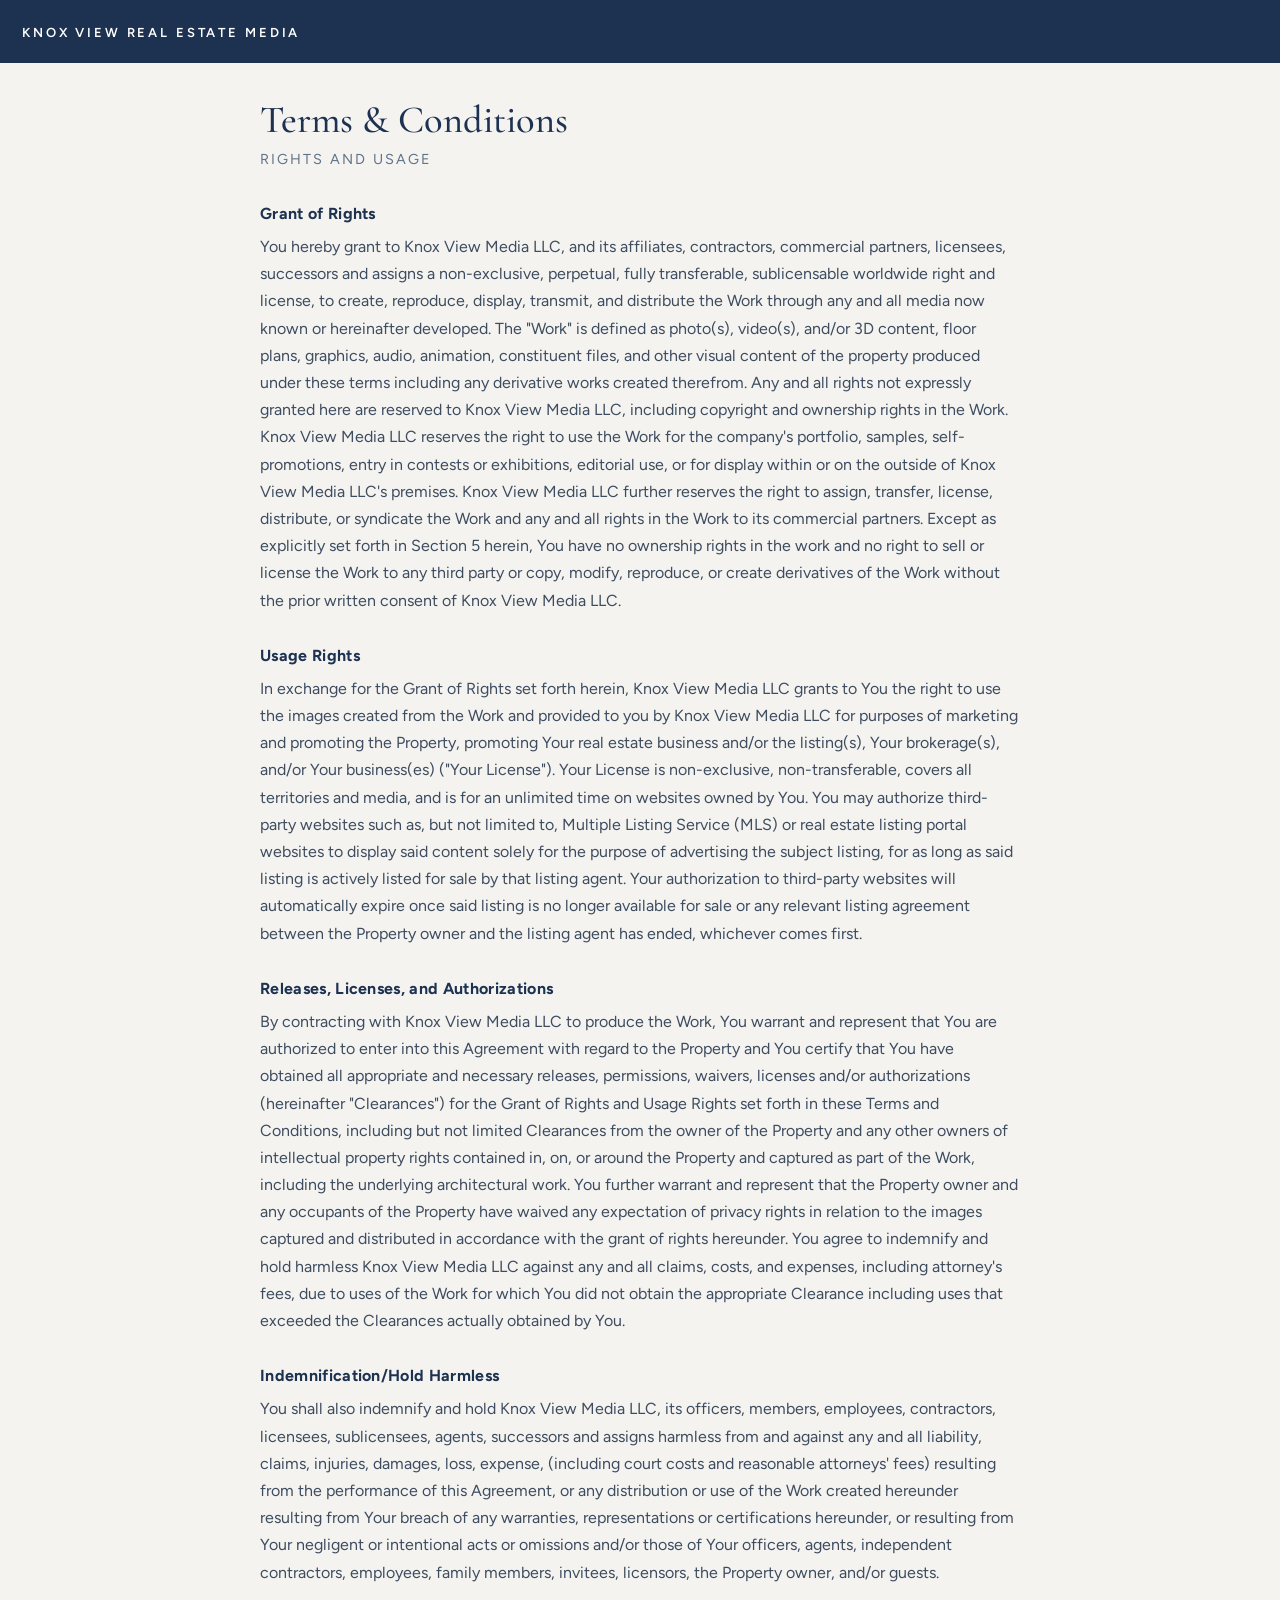
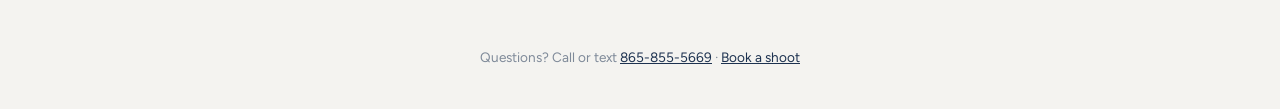
<file: terms.html>
<!DOCTYPE html><html lang="en"><head><meta charset="utf-8"><meta name="viewport" content="width=device-width,initial-scale=1">
<title>Terms &amp; Conditions · Knox View Real Estate Media</title><link rel="icon" href="/img/logo-mask.png">
<link href="https://fonts.googleapis.com/css2?family=Cormorant+Garamond:ital,wght@0,500;1,500&family=Figtree:wght@400;600&display=swap" rel="stylesheet">
<style>body{margin:0;background:#f4f3f0;color:#1d3250;font:16px/1.7 Figtree,system-ui,sans-serif}header{background:#1d3250;padding:18px 22px}header a{color:#fff;text-decoration:none;font:600 13px Figtree;letter-spacing:.22em;text-transform:uppercase}
main{max-width:760px;margin:0 auto;padding:36px 22px 60px}h1{font:500 2.4rem/1.1 'Cormorant Garamond',Georgia,serif;margin:0 0 6px}.sub{color:#5f7389;margin:0 0 28px;font-size:.9rem;letter-spacing:.14em;text-transform:uppercase}
h2{font-size:1rem;margin:28px 0 6px;letter-spacing:.02em}p{margin:0;color:#3d4c5f}footer{text-align:center;color:#7f8a99;font-size:.85rem;padding:0 0 40px}footer a{color:#1d3250}</style></head>
<body><header><a href="/">Knox View Real Estate Media</a></header><main><h1>Terms &amp; Conditions</h1><p class="sub">Rights and Usage</p><h2>Grant of Rights</h2><p>You hereby grant to Knox View Media LLC, and its affiliates, contractors, commercial partners, licensees, successors and assigns a non-exclusive, perpetual, fully transferable, sublicensable worldwide right and license, to create, reproduce, display, transmit, and distribute the Work through any and all media now known or hereinafter developed. The &quot;Work&quot; is defined as photo(s), video(s), and/or 3D content, floor plans, graphics, audio, animation, constituent files, and other visual content of the property produced under these terms including any derivative works created therefrom. Any and all rights not expressly granted here are reserved to Knox View Media LLC, including copyright and ownership rights in the Work. Knox View Media LLC reserves the right to use the Work for the company&#x27;s portfolio, samples, self-promotions, entry in contests or exhibitions, editorial use, or for display within or on the outside of Knox View Media LLC&#x27;s premises. Knox View Media LLC further reserves the right to assign, transfer, license, distribute, or syndicate the Work and any and all rights in the Work to its commercial partners. Except as explicitly set forth in Section 5 herein, You have no ownership rights in the work and no right to sell or license the Work to any third party or copy, modify, reproduce, or create derivatives of the Work without the prior written consent of Knox View Media LLC.</p><h2>Usage Rights</h2><p>In exchange for the Grant of Rights set forth herein, Knox View Media LLC grants to You the right to use the images created from the Work and provided to you by Knox View Media LLC for purposes of marketing and promoting the Property, promoting Your real estate business and/or the listing(s), Your brokerage(s), and/or Your business(es) (&quot;Your License&quot;). Your License is non-exclusive, non-transferable, covers all territories and media, and is for an unlimited time on websites owned by You. You may authorize third-party websites such as, but not limited to, Multiple Listing Service (MLS) or real estate listing portal websites to display said content solely for the purpose of advertising the subject listing, for as long as said listing is actively listed for sale by that listing agent. Your authorization to third-party websites will automatically expire once said listing is no longer available for sale or any relevant listing agreement between the Property owner and the listing agent has ended, whichever comes first.</p><h2>Releases, Licenses, and Authorizations</h2><p>By contracting with Knox View Media LLC to produce the Work, You warrant and represent that You are authorized to enter into this Agreement with regard to the Property and You certify that You have obtained all appropriate and necessary releases, permissions, waivers, licenses and/or authorizations (hereinafter &quot;Clearances&quot;) for the Grant of Rights and Usage Rights set forth in these Terms and Conditions, including but not limited Clearances from the owner of the Property and any other owners of intellectual property rights contained in, on, or around the Property and captured as part of the Work, including the underlying architectural work. You further warrant and represent that the Property owner and any occupants of the Property have waived any expectation of privacy rights in relation to the images captured and distributed in accordance with the grant of rights hereunder. You agree to indemnify and hold harmless Knox View Media LLC against any and all claims, costs, and expenses, including attorney&#x27;s fees, due to uses of the Work for which You did not obtain the appropriate Clearance including uses that exceeded the Clearances actually obtained by You.</p><h2>Indemnification/Hold Harmless</h2><p>You shall also indemnify and hold Knox View Media LLC, its officers, members, employees, contractors, licensees, sublicensees, agents, successors and assigns harmless from and against any and all liability, claims, injuries, damages, loss, expense, (including court costs and reasonable attorneys&#x27; fees) resulting from the performance of this Agreement, or any distribution or use of the Work created hereunder resulting from Your breach of any warranties, representations or certifications hereunder, or resulting from Your negligent or intentional acts or omissions and/or those of Your officers, agents, independent contractors, employees, family members, invitees, licensors, the Property owner, and/or guests.</p></main>
<footer>Questions? Call or text <a href="tel:+18658555669">865-855-5669</a> · <a href="/">Book a shoot</a></footer></body></html>
</file>
